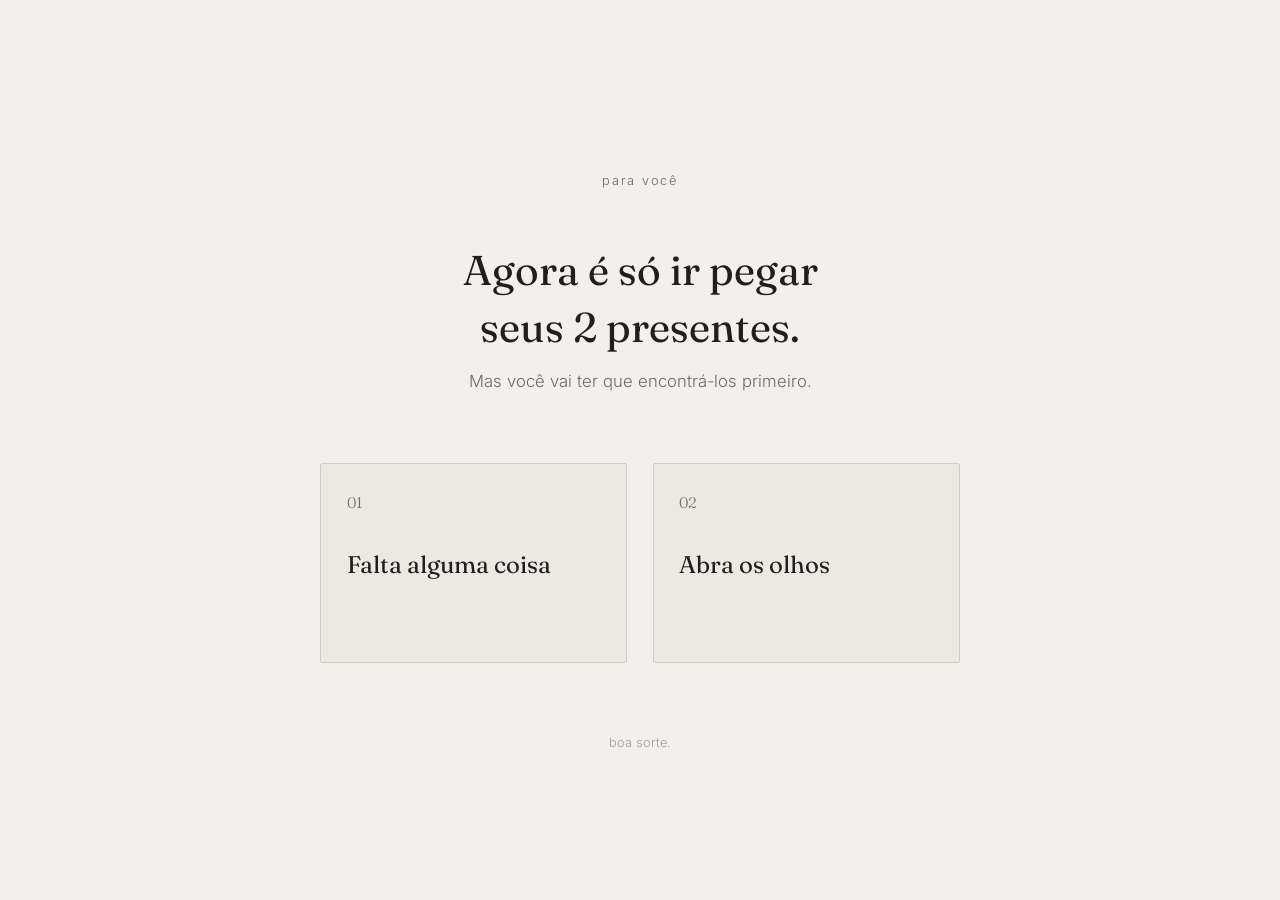
<file: index.html>
<!DOCTYPE html>
<html lang="pt-BR">
<head>
<meta charset="UTF-8">
<meta name="viewport" content="width=device-width, initial-scale=1.0">

<title>Para você</title>
<link rel="preconnect" href="https://fonts.googleapis.com">
<link rel="preconnect" href="https://fonts.gstatic.com" crossorigin>
<link href="https://fonts.googleapis.com/css2?family=Fraunces:opsz,wght@9..144,300;9..144,400;9..144,500&family=Inter:wght@300;400&display=swap" rel="stylesheet">
<link rel="stylesheet" href="style.css">
</head>
<body>

  <main class="page">
    <p class="eyebrow" id="eyebrow">para você</p>

    <div class="heading">
      <p class="headline" id="headline">Agora é só ir pegar seus 2 presentes.</p>
      <p class="subline" id="subline">Mas você vai ter que encontrá-los primeiro.</p>
    </div>

    <div class="cards" id="cards">
      <a class="card" id="card-1" href="#" rel="noopener">
        <span class="card-number">01</span>
        <span class="card-title">Falta alguma coisa</span>
        <span class="card-cue">descobrir →</span>
      </a>

      <a class="card" id="card-2" href="#" rel="noopener">
        <span class="card-number">02</span>
        <span class="card-title">Abra os olhos</span>
        <span class="card-cue">descobrir →</span>
      </a>
    </div>

    <p class="footnote">boa sorte.</p>
  </main>

  <script src="script.js"></script>
</body>
</html>
</file>
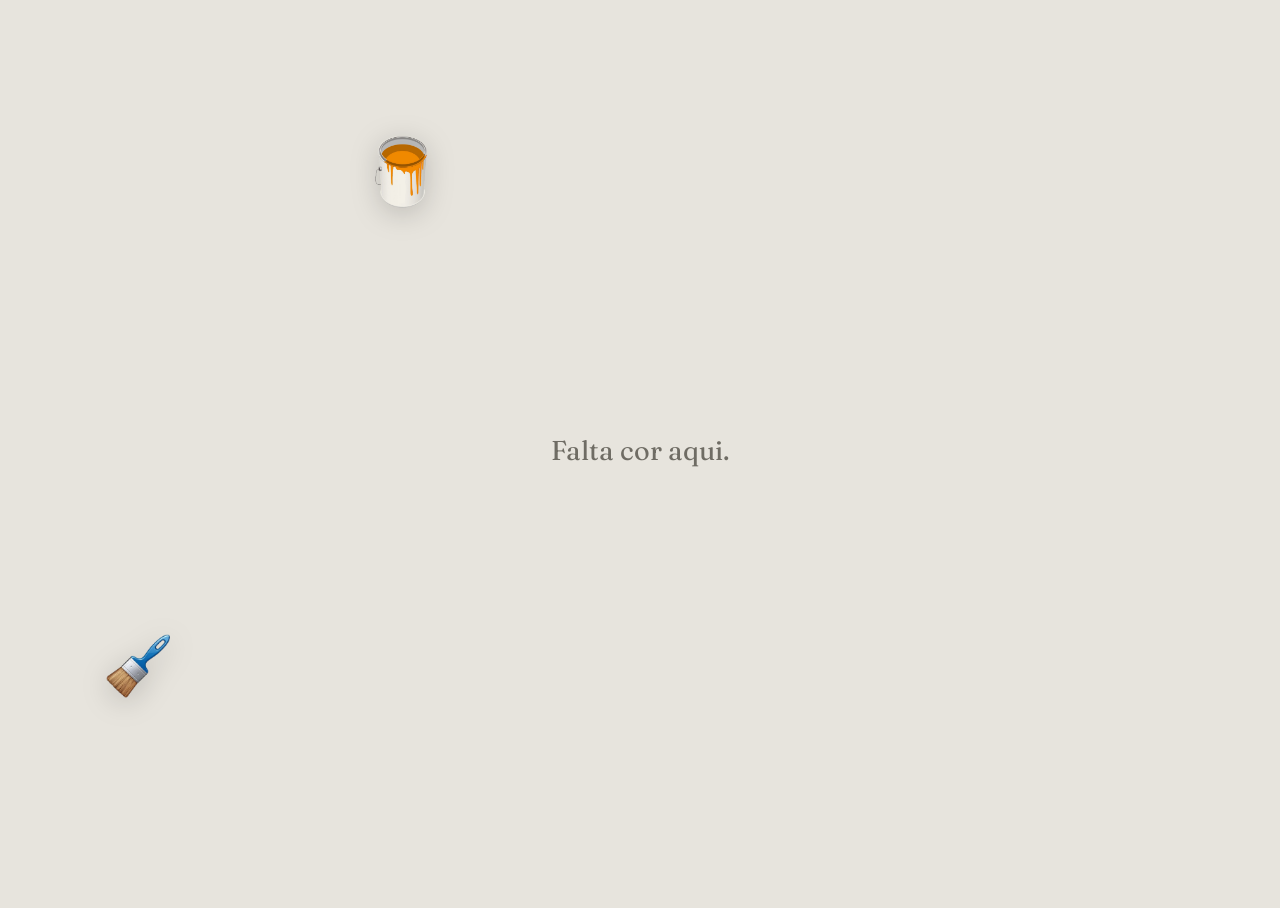
<file: desafio1/index.html>
<!DOCTYPE html>
<html lang="pt-BR">
<head>
<meta charset="UTF-8">
<meta name="viewport" content="width=device-width, initial-scale=1.0, maximum-scale=1.0, user-scalable=no">
<title>Falta cor aqui</title>
<link rel="preconnect" href="https://fonts.googleapis.com">
<link rel="preconnect" href="https://fonts.gstatic.com" crossorigin>
<link href="https://fonts.googleapis.com/css2?family=Fraunces:opsz,wght@9..144,300;9..144,400;9..144,500&family=Inter:wght@300;400&display=swap" rel="stylesheet">
<link rel="stylesheet" href="style.css">
</head>
<body>

  <canvas id="paint-canvas"></canvas>

  <main class="scene">
    <p class="intro" id="intro">Falta cor aqui.</p>
    <p class="percent" id="percent" aria-hidden="true"></p>

    <div class="finale" id="finale" aria-hidden="true">
      <p class="finale-line" id="finale-1">Agora sim.</p>
      <p class="finale-line" id="finale-2">Você encontrou o que estava faltando.</p>
      <p class="finale-label" id="finale-3">Seu presente:</p>
      <p class="key" id="key"></p>
    </div>
  </main>
  
  <img id="brush" class="tool tool--brush" src="assets/pincel.png" alt="" draggable="false">
  <img id="bucket" class="tool tool--bucket" src="assets/balde.png" alt="" draggable="false">

  <p class="toast" id="toast" aria-live="polite"></p>

  <script src="script.js"></script>
</body>
</html>
</file>
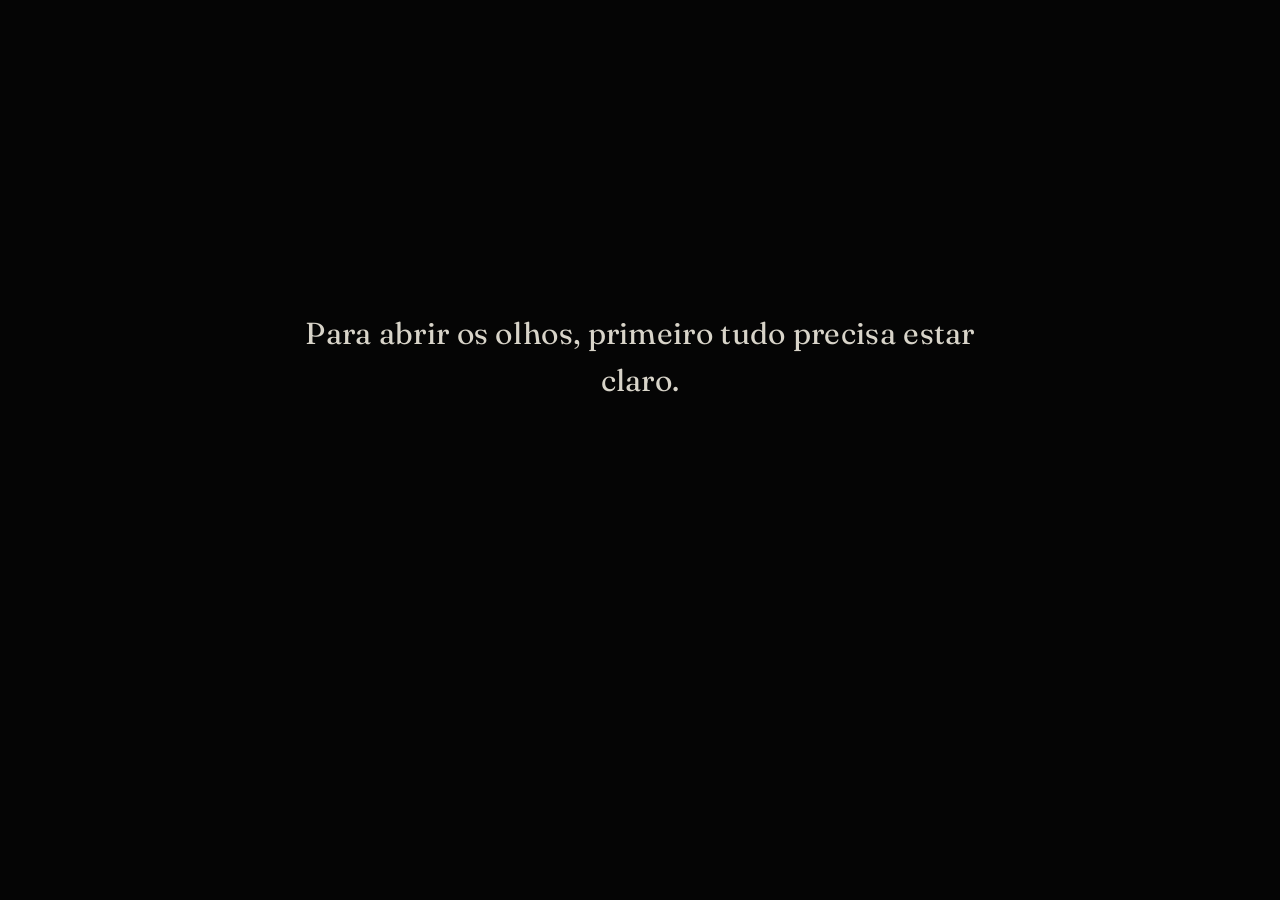
<file: desafio2/index.html>
<!DOCTYPE html>
<html lang="pt-BR">
<head>
<meta charset="UTF-8">
<meta name="viewport" content="width=device-width, initial-scale=1.0">
<!-- Título da aba: altere aqui -->
<title>Before Your Eyes</title>
<link rel="preconnect" href="https://fonts.googleapis.com">
<link rel="preconnect" href="https://fonts.gstatic.com" crossorigin>
<link href="https://fonts.googleapis.com/css2?family=Fraunces:opsz,wght@9..144,300;9..144,400;9..144,500&family=Inter:wght@300;400&display=swap" rel="stylesheet">
<link rel="stylesheet" href="style.css">
</head>
<body>

  <main class="stage">
    <p class="line line--opening" id="opening">Para abrir os olhos, primeiro tudo precisa estar claro.</p>

    <div class="reveal" id="reveal" aria-hidden="true">
      <p class="line line--closing">Agora você pode abrir os olhos.</p>
      <p class="line line--sub">Seu presente está esperando por você.</p>
      <p class="key" id="key"></p>
    </div>
  </main>

  <script src="script.js"></script>
</body>
</html>
</file>
<file: style.css>
/* ================================
   HOME — estilos
   Altere cores nas variáveis abaixo
   ================================ */

:root {
  --bg: #f2f0ea;
  --ink: #211f1b;
  --ink-soft: #6d6a62;
  --line: #cfccc3;
  --card-bg: #ece9e1;
  --card-bg-hover: #e2ded2;
}

* {
  box-sizing: border-box;
}

html, body {
  margin: 0;
  min-height: 100%;
}

body {
  background: var(--bg);
  color: var(--ink);
  font-family: 'Inter', -apple-system, sans-serif;
}

.page {
  min-height: 100vh;
  display: flex;
  flex-direction: column;
  align-items: center;
  justify-content: center;
  padding: 10vh 6vw 6vh;
  text-align: center;
}

.eyebrow {
  font-family: 'Inter', sans-serif;
  font-weight: 300;
  font-size: 0.8rem;
  letter-spacing: 0.14em;
  color: var(--ink-soft);
  margin: 0 0 6vh 0;
  opacity: 0;
  transform: translateY(6px);
  transition: opacity 1.1s ease, transform 1.1s ease;
}

.heading {
  max-width: 40ch;
}

.headline {
  font-family: 'Fraunces', Georgia, serif;
  font-weight: 400;
  font-size: clamp(1.6rem, 4.6vw, 2.6rem);
  line-height: 1.35;
  margin: 0;
  opacity: 0;
  transform: translateY(10px);
  transition: opacity 1.1s ease, transform 1.1s ease;
}

.subline {
  font-family: 'Inter', sans-serif;
  font-weight: 300;
  font-size: clamp(0.9rem, 2.2vw, 1.05rem);
  color: var(--ink-soft);
  margin: 1rem 0 0 0;
  opacity: 0;
  transform: translateY(8px);
  transition: opacity 1.1s ease, transform 1.1s ease;
}

.cards {
  display: flex;
  gap: 1.6rem;
  margin-top: 8vh;
  width: 100%;
  max-width: 640px;
  justify-content: center;
}

.card {
  flex: 1 1 260px;
  min-height: 200px;
  display: flex;
  flex-direction: column;
  align-items: flex-start;
  justify-content: space-between;
  gap: 1.6rem;
  padding: 1.8rem 1.6rem;
  background: var(--card-bg);
  border: 1px solid var(--line);
  border-radius: 2px;
  text-decoration: none;
  color: inherit;
  text-align: left;
  cursor: pointer;
  opacity: 0;
  transform: translateY(14px);
  transition: opacity 1s ease, transform 1s ease,
              background 0.4s ease, border-color 0.4s ease;
}

.card:hover,
.card:focus-visible {
  background: var(--card-bg-hover);
  border-color: var(--ink-soft);
  transform: translateY(-3px);
}

.card:focus-visible {
  outline: 2px solid var(--ink);
  outline-offset: 3px;
}

.card-number {
  font-family: 'Fraunces', Georgia, serif;
  font-weight: 300;
  font-size: 0.95rem;
  color: var(--ink-soft);
}

.card-title {
  font-family: 'Fraunces', Georgia, serif;
  font-weight: 400;
  font-size: clamp(1.2rem, 2.6vw, 1.5rem);
  line-height: 1.3;
}

.card-cue {
  font-family: 'Inter', sans-serif;
  font-weight: 300;
  font-size: 0.82rem;
  color: var(--ink-soft);
  opacity: 0;
  transform: translateX(-4px);
  transition: opacity 0.4s ease, transform 0.4s ease;
}

.card:hover .card-cue,
.card:focus-visible .card-cue {
  opacity: 1;
  transform: translateX(0);
}

.footnote {
  margin-top: 8vh;
  font-family: 'Inter', sans-serif;
  font-weight: 300;
  font-size: 0.8rem;
  color: var(--ink-soft);
  opacity: 0;
  transition: opacity 1.4s ease;
}

/* ---------- animação de entrada ---------- */
body.is-ready .eyebrow {
  opacity: 1;
  transform: translateY(0);
}

body.is-ready .headline {
  opacity: 1;
  transform: translateY(0);
  transition-delay: 0.15s;
}

body.is-ready .subline {
  opacity: 1;
  transform: translateY(0);
  transition-delay: 0.55s;
}

body.is-ready .card {
  opacity: 1;
  transform: translateY(0);
}

body.is-ready .card:nth-child(1) {
  transition-delay: 1.05s;
}

body.is-ready .card:nth-child(2) {
  transition-delay: 1.2s;
}

body.is-ready .footnote {
  opacity: 0.6;
  transition-delay: 1.6s;
}

@media (max-width: 640px) {
  .cards {
    flex-direction: column;
  }
}

@media (prefers-reduced-motion: reduce) {
  .eyebrow, .headline, .subline, .card, .card-cue, .footnote {
    transition-duration: 0.2s;
    transition-delay: 0s !important;
  }
}
</file>
<file: desafio1/style.css>
/* ================================
   FALTA COR AQUI — estilos
   Altere cores nas variáveis abaixo
   ================================ */

:root {
  --bg: #e7e4dd;
  --ink-text: #6f6c64;
  --ink-text-strong: #2c2a25;
  --toast-bg: rgba(44, 42, 37, 0.88);
  --toast-text: #ece9e2;

  --brush-size: 64px;
  --bucket-size: 72px;
}

* {
  box-sizing: border-box;
}

html, body {
  height: 100%;
  margin: 0;
  overscroll-behavior: none;
}

body {
  background: var(--bg);
  color: var(--ink-text);
  font-family: 'Inter', -apple-system, sans-serif;
  overflow: hidden;
  position: fixed;
  inset: 0;
  width: 100%;
  touch-action: none;
}

#paint-canvas {
  position: absolute;
  inset: 0;
  width: 100%;
  height: 100%;
  z-index: 1;
  touch-action: none;
}

.scene {
  position: absolute;
  inset: 0;
  z-index: 2;
  display: flex;
  flex-direction: column;
  align-items: center;
  justify-content: center;
  text-align: center;
  padding: 8vh 8vw;
  pointer-events: none;
}

.intro {
  font-family: 'Fraunces', Georgia, serif;
  font-weight: 400;
  font-size: clamp(1.1rem, 3.2vw, 1.7rem);
  color: var(--ink-text);
  max-width: 26ch;
  margin: 0;
  opacity: 1;
  transition: opacity 2.2s ease;
}

.intro.is-faded {
  opacity: 0;
}

.percent {
  font-family: 'Fraunces', Georgia, serif;
  font-weight: 300;
  font-size: clamp(2.4rem, 9vw, 5rem);
  letter-spacing: 0.02em;
  color: var(--ink-text-strong);
  margin: 0;
  opacity: 0;
  transition: opacity 1.2s ease;
}

.percent.is-shown {
  opacity: 0.85;
}

.finale {
  position: absolute;
  inset: 0;
  display: flex;
  flex-direction: column;
  align-items: center;
  justify-content: center;
  gap: 1.1rem;
  padding: 8vh 8vw;
  opacity: 0;
  transform: translateY(8px);
  transition: opacity 2s ease, transform 2s ease;
  pointer-events: none;
}

.finale.is-shown {
  opacity: 1;
  transform: translateY(0);
}

.finale-line {
  font-family: 'Fraunces', Georgia, serif;
  font-weight: 400;
  font-size: clamp(1.15rem, 3.4vw, 1.9rem);
  color: var(--ink-text-strong);
  max-width: 30ch;
  margin: 0;
  opacity: 0;
  transition: opacity 1.6s ease;
}

.finale-line.is-shown {
  opacity: 1;
}

.finale-label {
  font-family: 'Inter', sans-serif;
  font-weight: 300;
  font-size: clamp(0.85rem, 2vw, 1rem);
  opacity: 0;
  transition: opacity 1.6s ease;
  margin: 0.6rem 0 0 0;
}

.finale-label.is-shown {
  opacity: 0.72;
}

.key {
  font-family: 'Fraunces', Georgia, serif;
  font-size: clamp(1.3rem, 4vw, 2rem);
  font-weight: 500;
  letter-spacing: 0.08em;
  color: var(--ink-text-strong);
  margin: 0.4rem 0 0 0;
  opacity: 0;
  transition: opacity 2s ease;
}

.key.is-shown {
  opacity: 1;
}

.tool {
  position: absolute;
  z-index: 3;
  width: var(--brush-size);
  height: var(--brush-size);
  object-fit: contain;
  user-select: none;
  -webkit-user-drag: none;
  filter: drop-shadow(0 6px 14px rgba(0, 0, 0, 0.18));
  will-change: transform;
}

.tool--brush {
  cursor: grab;
  touch-action: none;
  transition: filter 0.4s ease, opacity 0.6s ease;
}

.tool--brush.is-dragging {
  cursor: grabbing;
}

.tool--brush.is-empty {
  filter: drop-shadow(0 6px 14px rgba(0, 0, 0, 0.18)) saturate(0.4) opacity(0.6);
}

.tool--brush.is-hidden {
  opacity: 0;
  pointer-events: none;
}

.tool--bucket {
  width: var(--bucket-size);
  height: var(--bucket-size);
  transition: transform 0.5s ease, opacity 0.8s ease;
}

.tool--bucket.is-refilling {
  transform: scale(1.12);
}

.tool--bucket.is-hidden {
  opacity: 0;
}

body.is-painting {
  cursor: none;
}

.toast {
  position: fixed;
  left: 50%;
  bottom: 9vh;
  transform: translate(-50%, 8px);
  z-index: 4;
  margin: 0;
  padding: 0.6rem 1.1rem;
  background: var(--toast-bg);
  color: var(--toast-text);
  font-family: 'Inter', sans-serif;
  font-weight: 300;
  font-size: 0.85rem;
  letter-spacing: 0.01em;
  border-radius: 3px;
  opacity: 0;
  transition: opacity 0.6s ease, transform 0.6s ease;
  pointer-events: none;
}

.toast.is-shown {
  opacity: 1;
  transform: translate(-50%, 0);
}

@media (max-width: 640px) {
  :root {
    --brush-size: 52px;
    --bucket-size: 60px;
  }
}

@media (prefers-reduced-motion: reduce) {
  .intro, .percent, .finale, .finale-line, .finale-label, .key,
  .tool--brush, .tool--bucket, .toast {
    transition-duration: 0.25s;
  }
}
</file>
<file: desafio2/style.css>
/* ================================
   BEFORE YOUR EYES — estilos
   Altere cores nas variáveis abaixo
   ================================ */

:root {
  /* Estado escuro (inicial) */
  --bg-dark: #050505;
  --text-dark: #d8d4c9;

  /* Estado claro (revelado) */
  --bg-light: #eeece4;
  --text-light: #1c1a16;
  --accent: #3e5c55; /* usado na chave */

  --duration: 1.8s;
}

* {
  box-sizing: border-box;
}

html, body {
  height: 100%;
  margin: 0;
}

body {
  background: var(--bg-dark);
  color: var(--text-dark);
  font-family: 'Inter', -apple-system, sans-serif;
  transition: background var(--duration) ease, color var(--duration) ease;
  overflow-x: hidden;
}

body.is-light {
  background: var(--bg-light);
  color: var(--text-light);
}

.stage {
  min-height: 100vh;
  display: flex;
  flex-direction: column;
  align-items: center;
  justify-content: center;
  padding: 8vh 6vw;
  text-align: center;
}

.line {
  font-family: 'Fraunces', Georgia, serif;
  font-weight: 400;
  font-size: clamp(1.15rem, 3.4vw, 1.9rem);
  line-height: 1.55;
  max-width: 34ch;
  margin: 0;
  letter-spacing: 0.01em;
}

.line--opening {
  opacity: 1;
  transition: opacity 1.4s ease;
}

body.is-light .line--opening {
  opacity: 0;
  position: absolute;
  pointer-events: none;
}

.reveal {
  display: flex;
  flex-direction: column;
  align-items: center;
  gap: 1.1rem;
  opacity: 0;
  transform: translateY(6px);
  transition: opacity 1.6s ease 0.3s, transform 1.6s ease 0.3s;
}

body.is-light .reveal {
  opacity: 1;
  transform: translateY(0);
}

.line--closing {
  font-size: clamp(1.15rem, 3.4vw, 1.9rem);
}

.line--sub {
  font-family: 'Inter', sans-serif;
  font-weight: 300;
  font-size: clamp(0.85rem, 2vw, 1rem);
  color: inherit;
  opacity: 0.72;
  max-width: 28ch;
}

.key {
  margin-top: 1.4rem;
  font-family: 'Fraunces', Georgia, serif;
  font-size: clamp(1.3rem, 4vw, 2rem);
  font-weight: 500;
  letter-spacing: 0.08em;
  color: var(--accent);
  opacity: 0;
  transition: opacity 2.2s ease 1.2s;
}

.key.is-shown {
  opacity: 1;
}

@media (prefers-reduced-motion: reduce) {
  body, .line--opening, .reveal, .key {
    transition-duration: 0.3s;
  }
}
</file>
